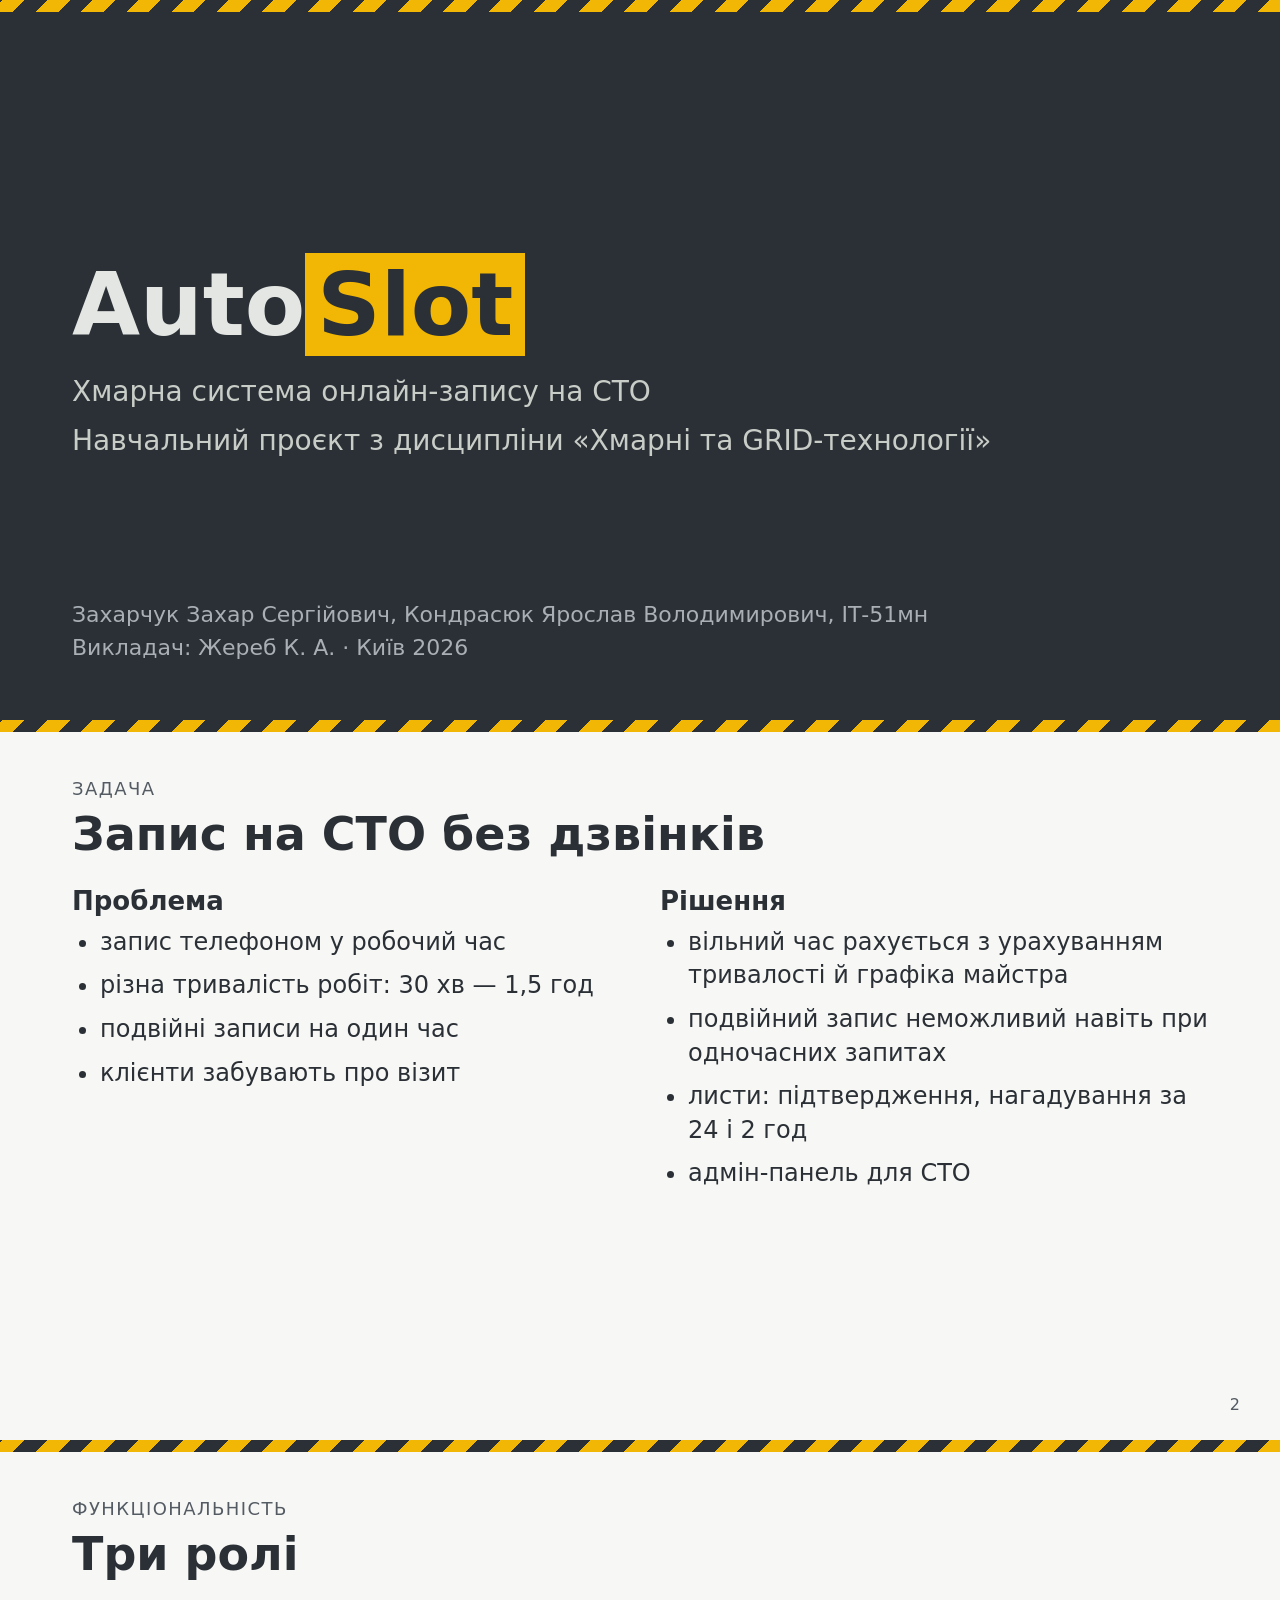
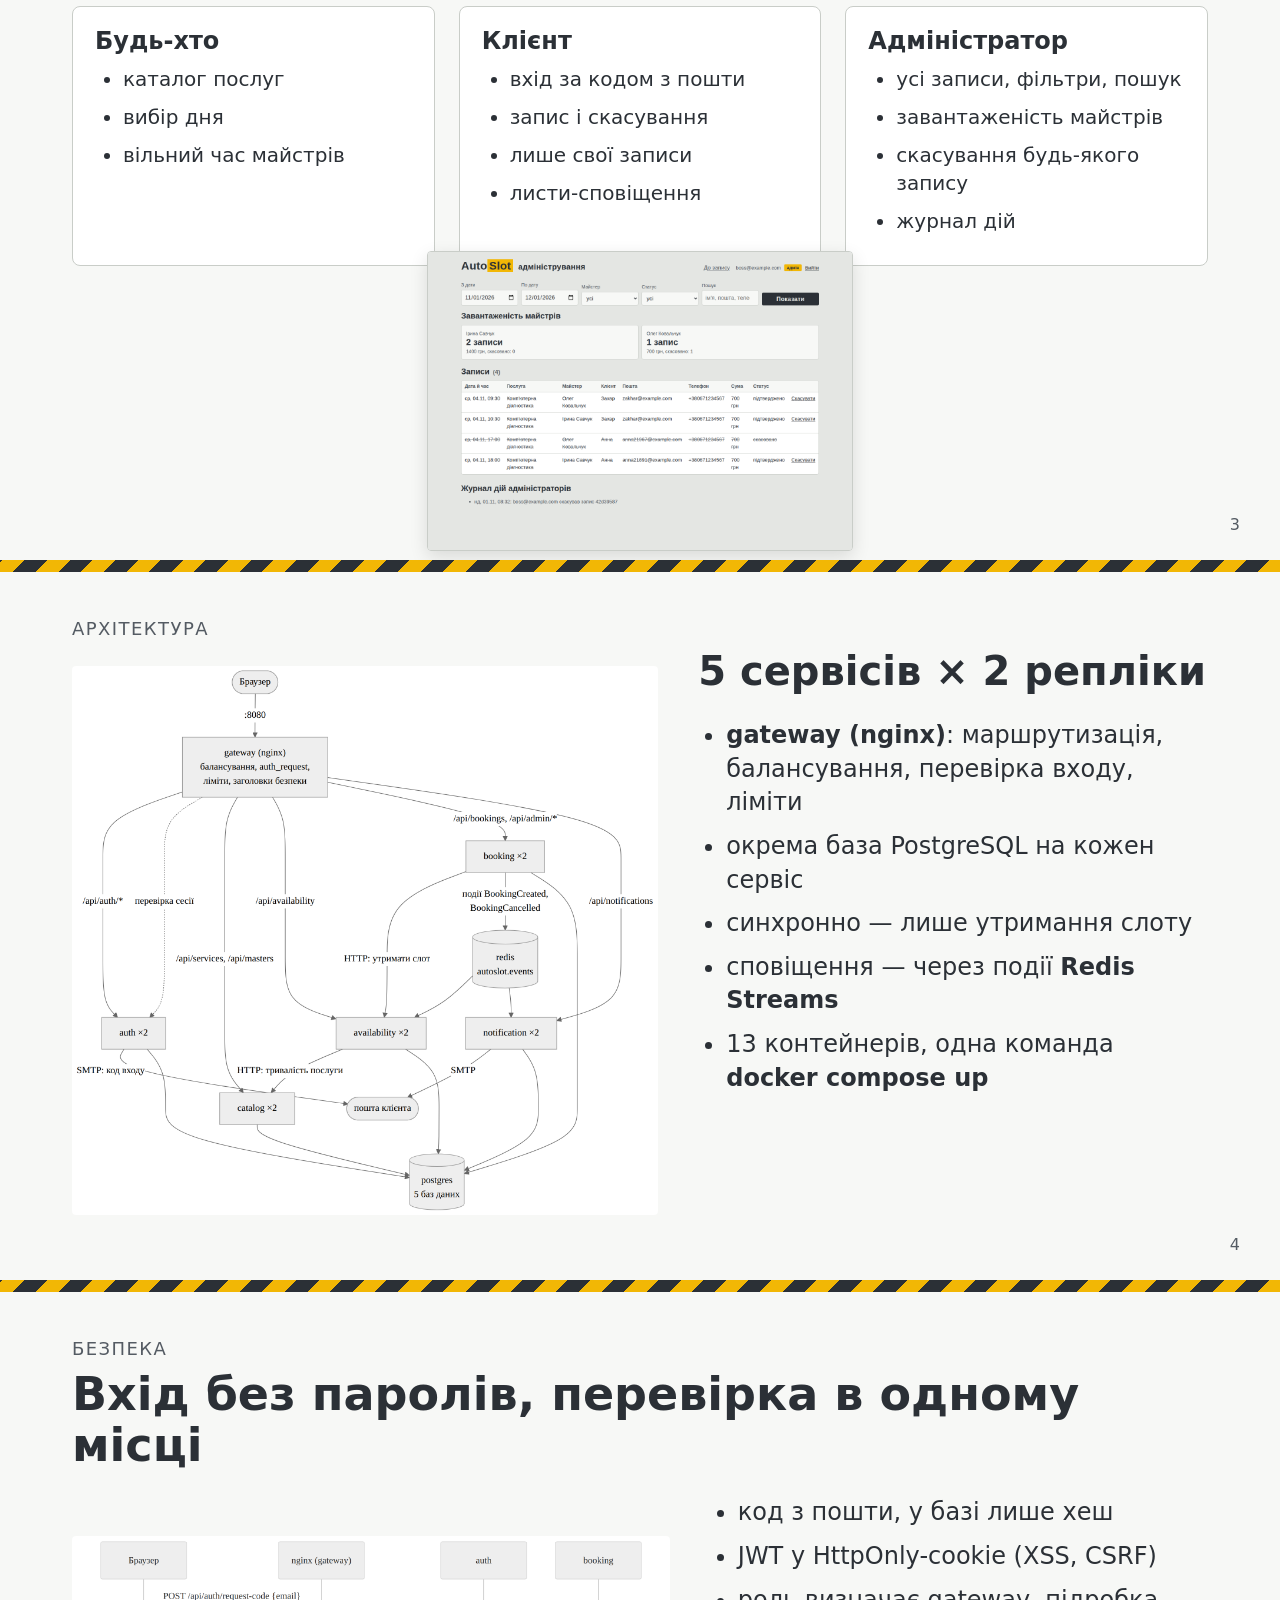
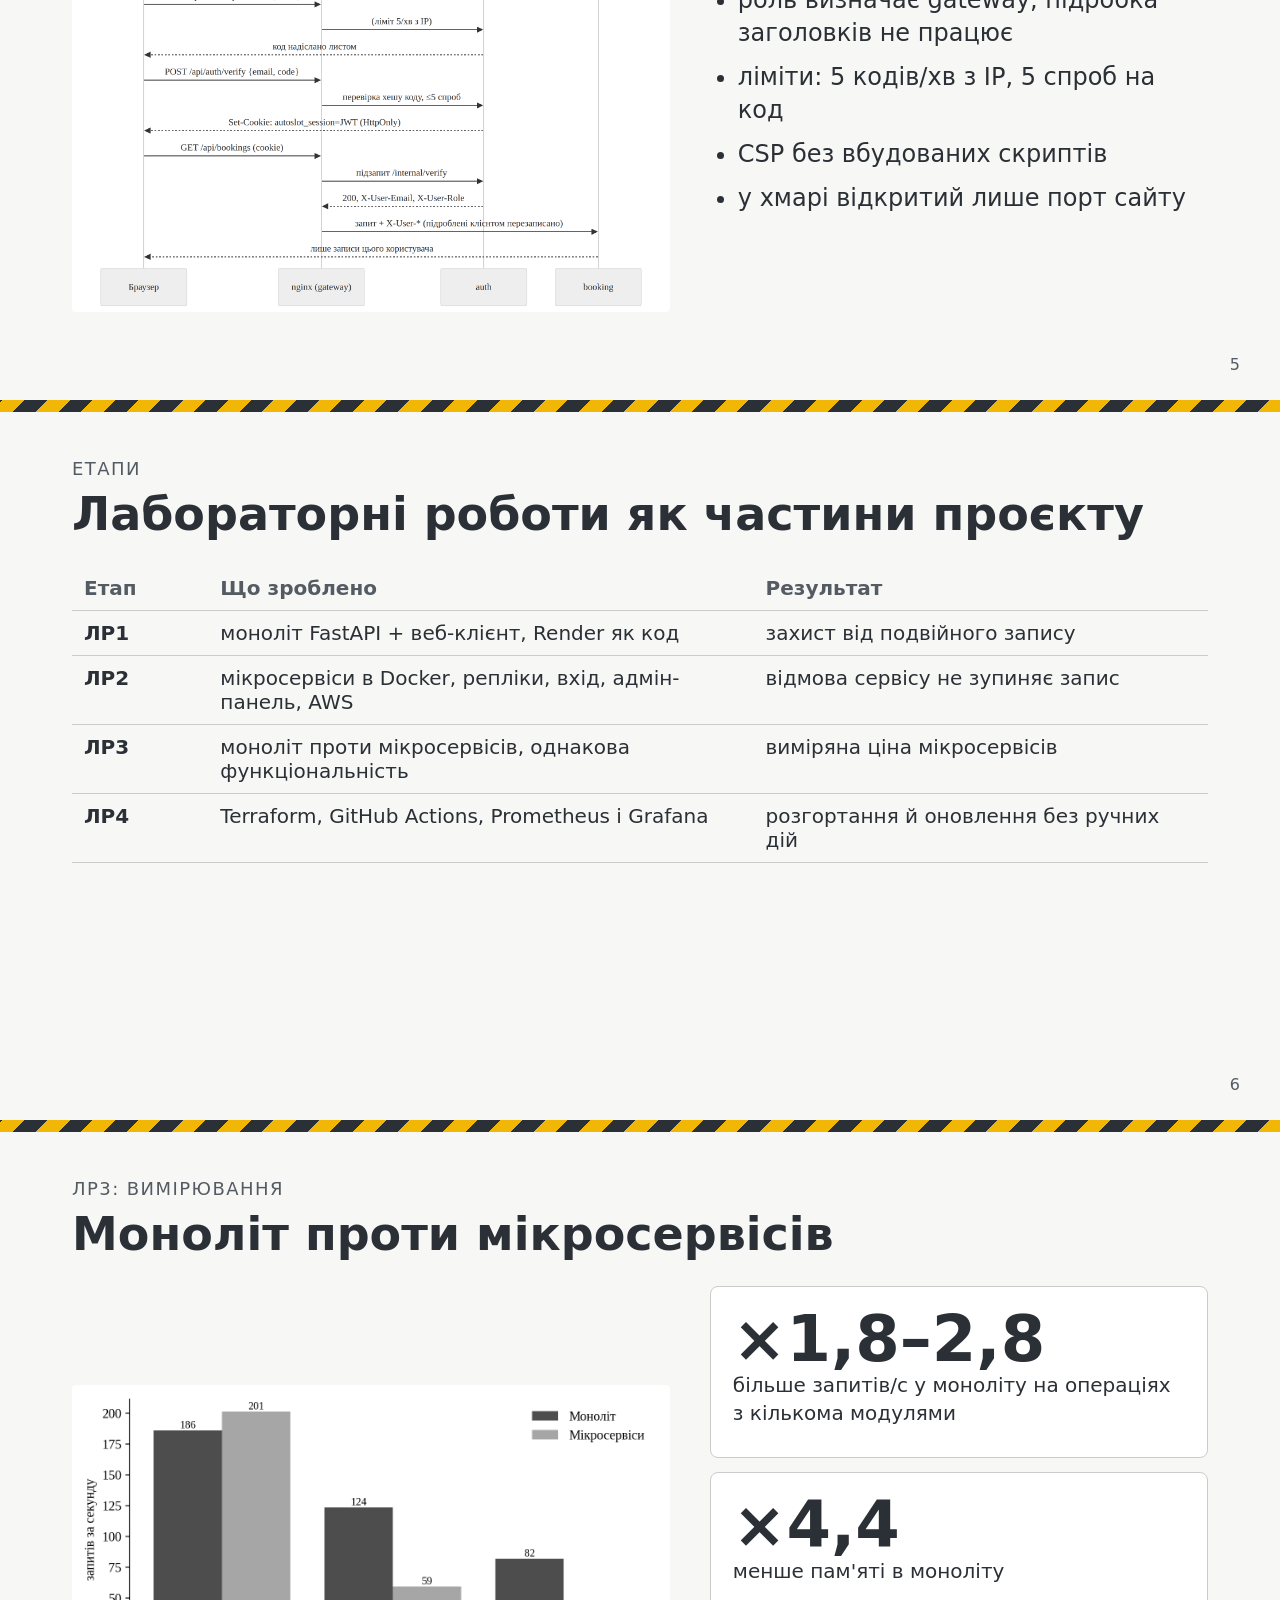
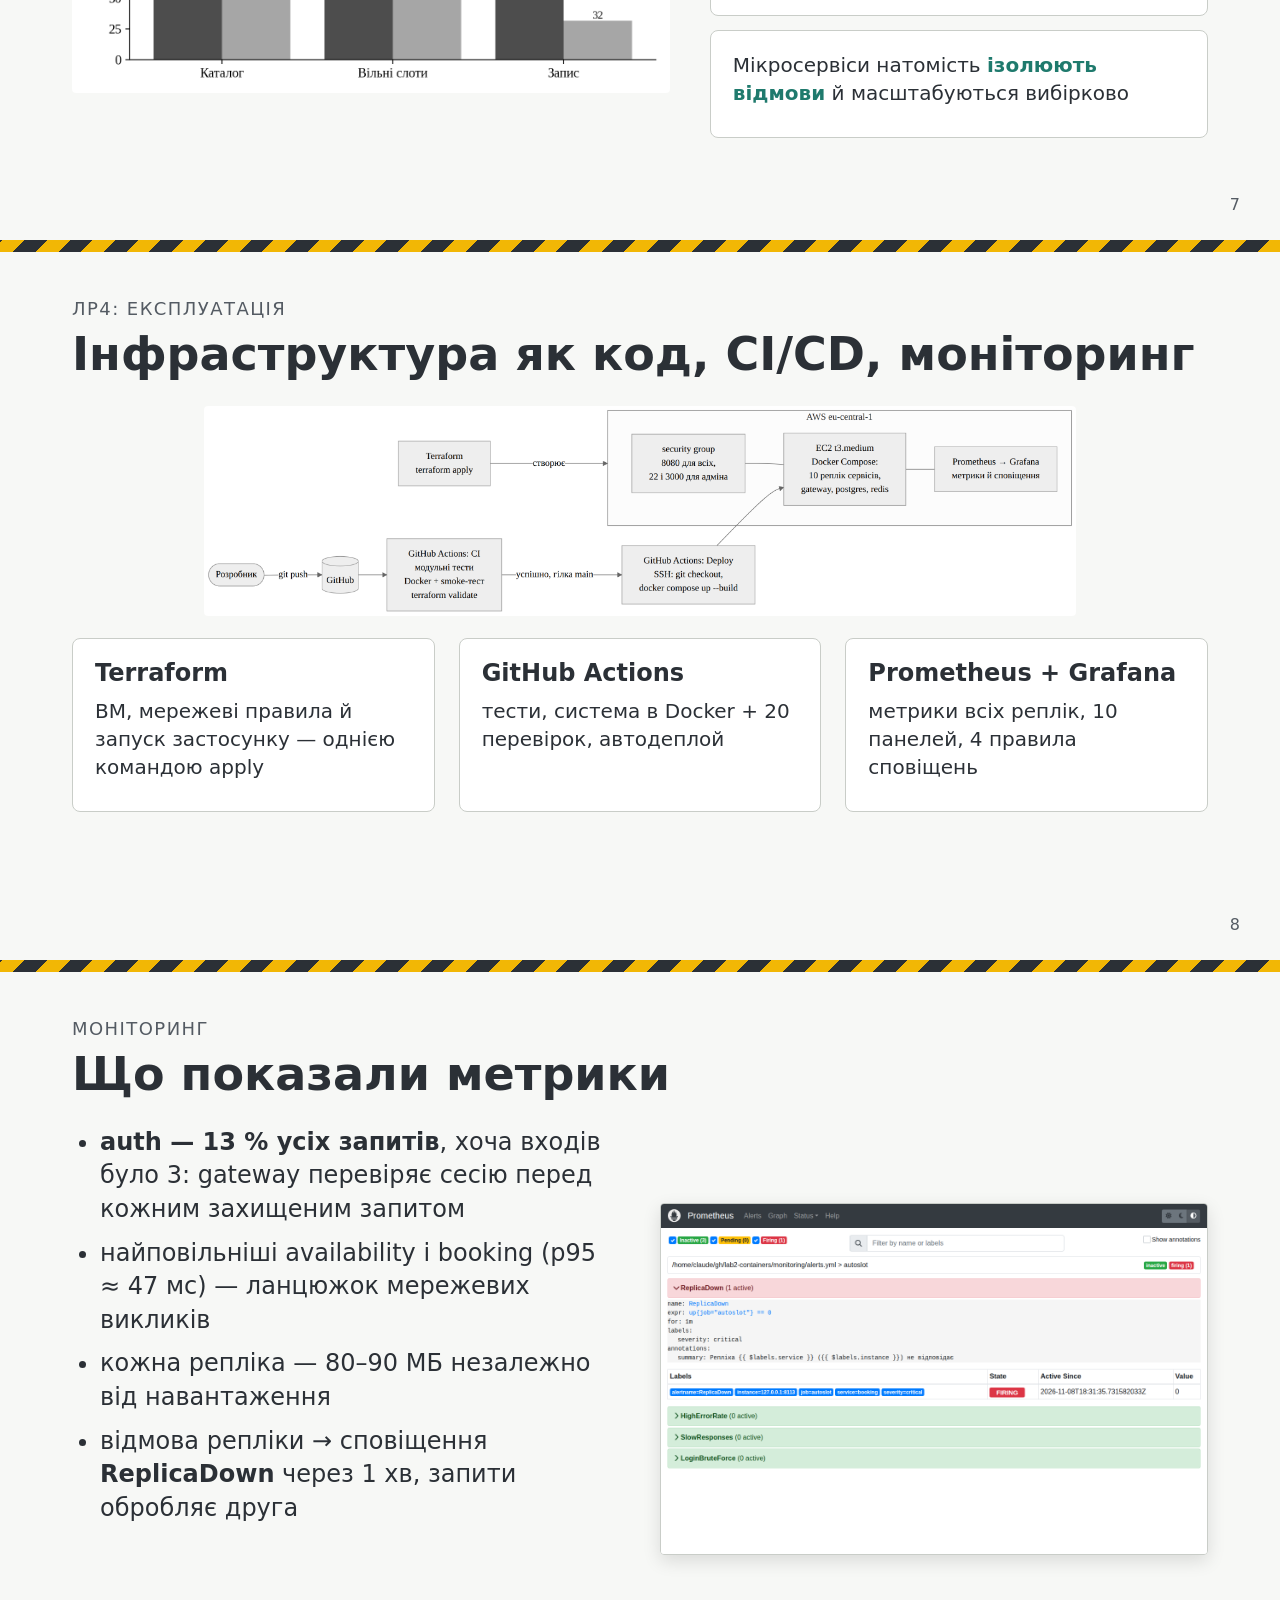
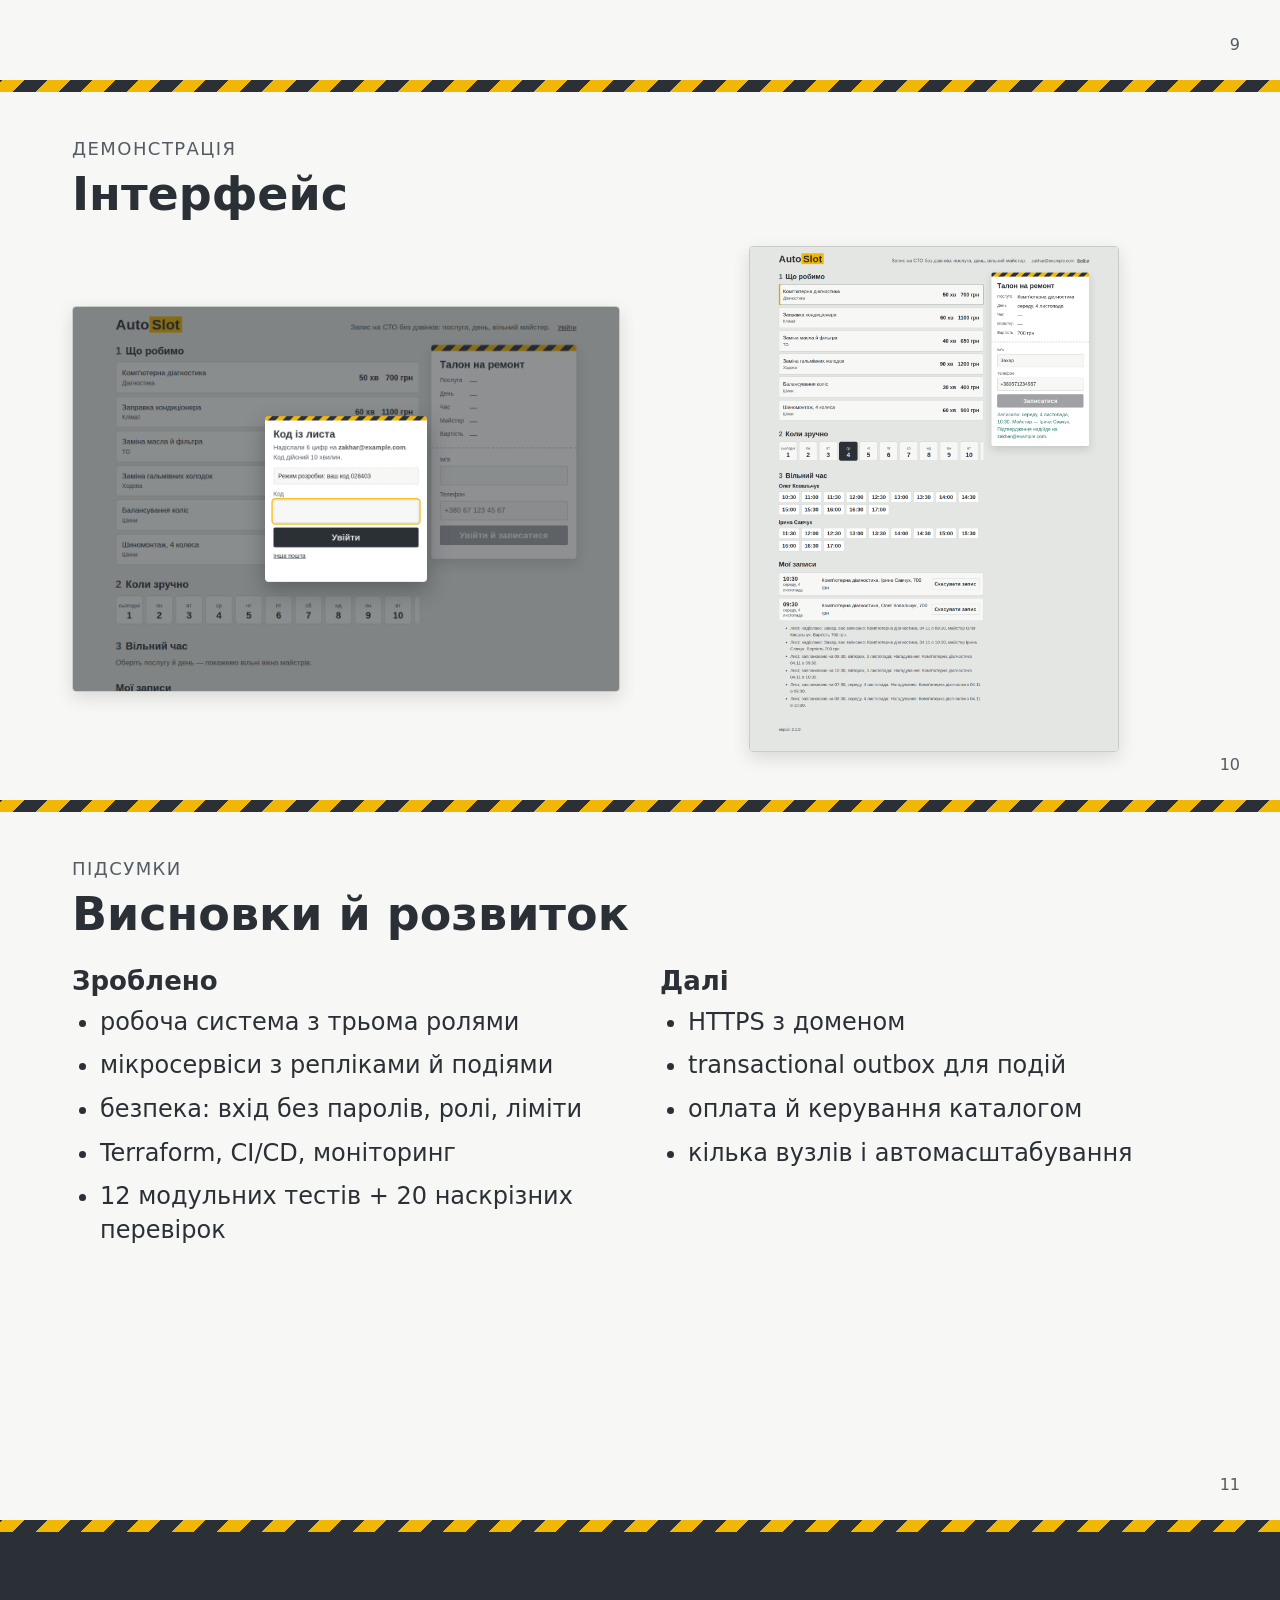
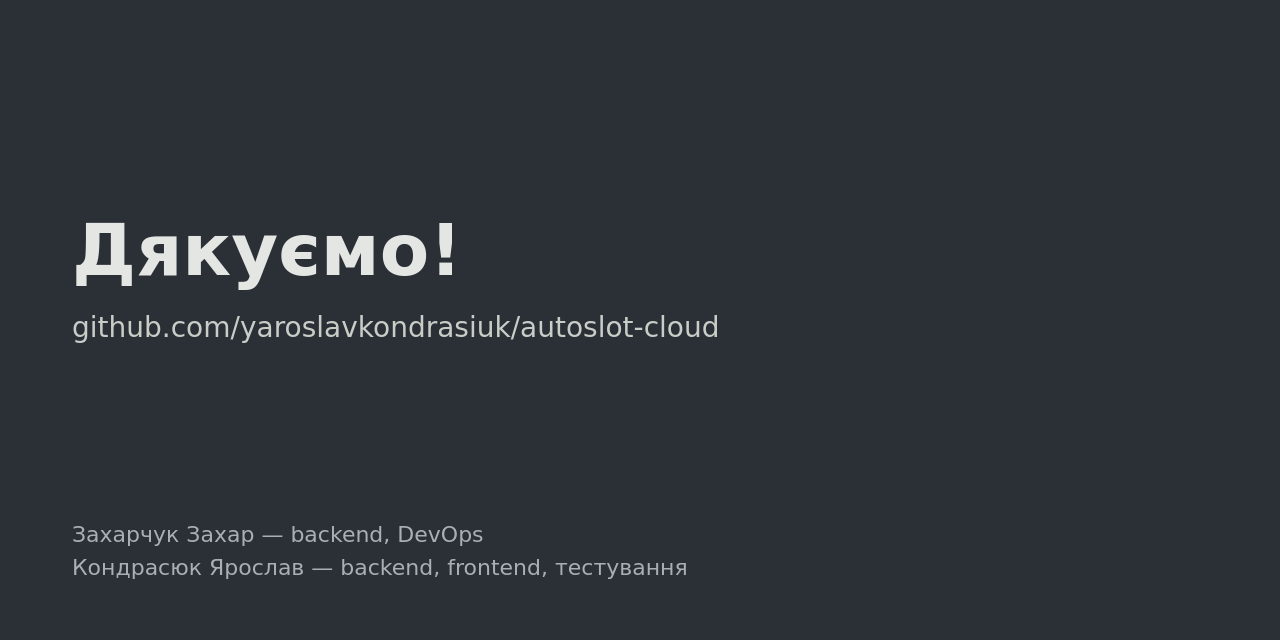
<file: project/presentation.html>
<!doctype html>
<html lang="uk">
<head>
<meta charset="utf-8">
<title>AutoSlot — навчальний проєкт</title>
<style>
  @page { size: 1280px 720px; margin: 0; }
  :root { --ink: #2B3036; --soft: #545B63; --floor: #E4E6E3; --paper: #F7F8F6; --amber: #F2B705; --line: #C9CDC8; --teal: #1F7A6D; }
  * { box-sizing: border-box; }
  body { margin: 0; font-family: "DejaVu Sans Condensed", "DejaVu Sans", "Liberation Sans", Arial, sans-serif; color: var(--ink); }
  .slide { width: 1280px; height: 720px; padding: 56px 72px 48px; background: var(--paper); position: relative; overflow: hidden; page-break-after: always; display: flex; flex-direction: column; }
  .slide::before { content: ""; position: absolute; left: 0; right: 0; top: 0; height: 12px; background: repeating-linear-gradient(-45deg, var(--amber) 0 16px, var(--ink) 16px 32px); }
  .num { position: absolute; right: 40px; bottom: 26px; font-size: 16px; color: var(--soft); }
  .tag { font-size: 18px; letter-spacing: .08em; text-transform: uppercase; color: var(--soft); margin: 0 0 8px; }
  h1 { font-size: 46px; line-height: 1.1; margin: 0 0 26px; }
  h2 { font-size: 26px; margin: 0 0 10px; }
  p, li { font-size: 24px; line-height: 1.4; margin: 0 0 10px; }
  ul { margin: 0; padding-left: 28px; }
  .cols { display: grid; grid-template-columns: 1fr 1fr; gap: 40px; flex: 1; min-height: 0; }
  .cols3 { display: grid; grid-template-columns: repeat(3, 1fr); gap: 24px; }
  .card { background: #fff; border: 1px solid var(--line); border-radius: 8px; padding: 20px 22px; }
  .card h2 { font-size: 24px; }
  .card li, .card p { font-size: 20px; }
  .fig { flex: 1; min-height: 0; display: flex; align-items: center; justify-content: center; }
  .fig img { max-width: 100%; max-height: 100%; object-fit: contain; border-radius: 4px; }
  .shot img { border: 1px solid var(--line); box-shadow: 0 6px 18px rgba(0,0,0,.12); }
  .big { font-size: 64px; font-weight: 700; line-height: 1; }
  .kpi { display: grid; grid-template-columns: repeat(4, 1fr); gap: 20px; margin-top: 12px; }
  .kpi .card p { font-size: 18px; color: var(--soft); margin: 8px 0 0; }
  table { border-collapse: collapse; width: 100%; font-size: 20px; }
  td, th { text-align: left; padding: 10px 12px; border-bottom: 1px solid var(--line); vertical-align: top; }
  th { color: var(--soft); font-weight: 600; }
  .title { background: var(--ink); color: var(--floor); justify-content: center; }
  .title h1 { font-size: 88px; margin-bottom: 18px; }
  .title h1 span { background: var(--amber); color: var(--ink); padding: 0 12px; }
  .title p { font-size: 28px; color: #C9CDC8; }
  .title .who { position: absolute; left: 72px; bottom: 56px; font-size: 22px; color: #A9AFB5; line-height: 1.5; }
  .accent { color: var(--teal); font-weight: 700; }
</style>
</head>
<body>

<section class="slide title">
  <h1>Auto<span>Slot</span></h1>
  <p>Хмарна система онлайн-запису на СТО</p>
  <p>Навчальний проєкт з дисципліни «Хмарні та GRID-технології»</p>
  <div class="who">Захарчук Захар Сергійович, Кондрасюк Ярослав Володимирович, ІТ-51мн<br>Викладач: Жереб К. А. · Київ 2026</div>
</section>

<section class="slide">
  <p class="tag">Задача</p>
  <h1>Запис на СТО без дзвінків</h1>
  <div class="cols">
    <div>
      <h2>Проблема</h2>
      <ul>
        <li>запис телефоном у робочий час</li>
        <li>різна тривалість робіт: 30 хв — 1,5 год</li>
        <li>подвійні записи на один час</li>
        <li>клієнти забувають про візит</li>
      </ul>
    </div>
    <div>
      <h2>Рішення</h2>
      <ul>
        <li>вільний час рахується з урахуванням тривалості й графіка майстра</li>
        <li>подвійний запис неможливий навіть при одночасних запитах</li>
        <li>листи: підтвердження, нагадування за 24 і 2 год</li>
        <li>адмін-панель для СТО</li>
      </ul>
    </div>
  </div>
  <div class="num">2</div>
</section>

<section class="slide">
  <p class="tag">Функціональність</p>
  <h1>Три ролі</h1>
  <div class="cols3">
    <div class="card"><h2>Будь-хто</h2><ul><li>каталог послуг</li><li>вибір дня</li><li>вільний час майстрів</li></ul></div>
    <div class="card"><h2>Клієнт</h2><ul><li>вхід за кодом з пошти</li><li>запис і скасування</li><li>лише свої записи</li><li>листи-сповіщення</li></ul></div>
    <div class="card"><h2>Адміністратор</h2><ul><li>усі записи, фільтри, пошук</li><li>завантаженість майстрів</li><li>скасування будь-якого запису</li><li>журнал дій</li></ul></div>
  </div>
  <div class="fig shot" style="margin-top:24px"><img src="assets/lab2-admin.png" style="max-height:300px"></div>
  <div class="num">3</div>
</section>

<section class="slide">
  <p class="tag">Архітектура</p>
  <div class="cols" style="grid-template-columns: 1.15fr 1fr">
    <div class="fig"><img src="assets/arch2.png"></div>
    <div>
      <h1 style="font-size:40px">5 сервісів × 2 репліки</h1>
      <ul>
        <li><b>gateway (nginx)</b>: маршрутизація, балансування, перевірка входу, ліміти</li>
        <li>окрема база PostgreSQL на кожен сервіс</li>
        <li>синхронно — лише утримання слоту</li>
        <li>сповіщення — через події <b>Redis Streams</b></li>
        <li>13 контейнерів, одна команда <b>docker compose up</b></li>
      </ul>
    </div>
  </div>
  <div class="num">4</div>
</section>

<section class="slide">
  <p class="tag">Безпека</p>
  <h1>Вхід без паролів, перевірка в одному місці</h1>
  <div class="cols" style="grid-template-columns: 1.2fr 1fr">
    <div class="fig"><img src="assets/authseq.png"></div>
    <div>
      <ul>
        <li>код з пошти, у базі лише хеш</li>
        <li>JWT у HttpOnly-cookie (XSS, CSRF)</li>
        <li>роль визначає gateway, підробка заголовків не працює</li>
        <li>ліміти: 5 кодів/хв з IP, 5 спроб на код</li>
        <li>CSP без вбудованих скриптів</li>
        <li>у хмарі відкритий лише порт сайту</li>
      </ul>
    </div>
  </div>
  <div class="num">5</div>
</section>

<section class="slide">
  <p class="tag">Етапи</p>
  <h1>Лабораторні роботи як частини проєкту</h1>
  <table>
    <tr><th style="width:12%">Етап</th><th style="width:48%">Що зроблено</th><th>Результат</th></tr>
    <tr><td><b>ЛР1</b></td><td>моноліт FastAPI + веб-клієнт, Render як код</td><td>захист від подвійного запису</td></tr>
    <tr><td><b>ЛР2</b></td><td>мікросервіси в Docker, репліки, вхід, адмін-панель, AWS</td><td>відмова сервісу не зупиняє запис</td></tr>
    <tr><td><b>ЛР3</b></td><td>моноліт проти мікросервісів, однакова функціональність</td><td>виміряна ціна мікросервісів</td></tr>
    <tr><td><b>ЛР4</b></td><td>Terraform, GitHub Actions, Prometheus і Grafana</td><td>розгортання й оновлення без ручних дій</td></tr>
  </table>
  <div class="num">6</div>
</section>

<section class="slide">
  <p class="tag">ЛР3: вимірювання</p>
  <h1>Моноліт проти мікросервісів</h1>
  <div class="cols" style="grid-template-columns: 1.2fr 1fr">
    <div class="fig"><img src="assets/throughput-c10.png"></div>
    <div>
      <div class="card" style="margin-bottom:14px"><div class="big">×1,8–2,8</div><p>більше запитів/с у моноліту на операціях з кількома модулями</p></div>
      <div class="card" style="margin-bottom:14px"><div class="big">×4,4</div><p>менше пам'яті в моноліту</p></div>
      <div class="card"><p style="font-size:20px">Мікросервіси натомість <span class="accent">ізолюють відмови</span> й масштабуються вибірково</p></div>
    </div>
  </div>
  <div class="num">7</div>
</section>

<section class="slide">
  <p class="tag">ЛР4: експлуатація</p>
  <h1>Інфраструктура як код, CI/CD, моніторинг</h1>
  <div class="fig" style="flex:0 0 auto; height:210px"><img src="assets/lab4.png"></div>
  <div class="cols3" style="margin-top:22px">
    <div class="card"><h2>Terraform</h2><p>ВМ, мережеві правила й запуск застосунку — однією командою apply</p></div>
    <div class="card"><h2>GitHub Actions</h2><p>тести, система в Docker + 20 перевірок, автодеплой</p></div>
    <div class="card"><h2>Prometheus + Grafana</h2><p>метрики всіх реплік, 10 панелей, 4 правила сповіщень</p></div>
  </div>
  <div class="num">8</div>
</section>

<section class="slide">
  <p class="tag">Моніторинг</p>
  <h1>Що показали метрики</h1>
  <div class="cols">
    <div>
      <ul>
        <li><b>auth — 13 % усіх запитів</b>, хоча входів було 3: gateway перевіряє сесію перед кожним захищеним запитом</li>
        <li>найповільніші availability і booking (p95 ≈ 47 мс) — ланцюжок мережевих викликів</li>
        <li>кожна репліка — 80–90 МБ незалежно від навантаження</li>
        <li>відмова репліки → сповіщення <b>ReplicaDown</b> через 1 хв, запити обробляє друга</li>
      </ul>
    </div>
    <div class="fig shot"><img src="assets/prom-alerts.png"></div>
  </div>
  <div class="num">9</div>
</section>

<section class="slide">
  <p class="tag">Демонстрація</p>
  <h1>Інтерфейс</h1>
  <div class="cols">
    <div class="fig shot"><img src="assets/lab2-login.png"></div>
    <div class="fig shot"><img src="assets/lab2-client-logged-in.png"></div>
  </div>
  <div class="num">10</div>
</section>

<section class="slide">
  <p class="tag">Підсумки</p>
  <h1>Висновки й розвиток</h1>
  <div class="cols">
    <div>
      <h2>Зроблено</h2>
      <ul>
        <li>робоча система з трьома ролями</li>
        <li>мікросервіси з репліками й подіями</li>
        <li>безпека: вхід без паролів, ролі, ліміти</li>
        <li>Terraform, CI/CD, моніторинг</li>
        <li>12 модульних тестів + 20 наскрізних перевірок</li>
      </ul>
    </div>
    <div>
      <h2>Далі</h2>
      <ul>
        <li>HTTPS з доменом</li>
        <li>transactional outbox для подій</li>
        <li>оплата й керування каталогом</li>
        <li>кілька вузлів і автомасштабування</li>
      </ul>
    </div>
  </div>
  <div class="num">11</div>
</section>

<section class="slide title">
  <h1 style="font-size:72px">Дякуємо!</h1>
  <p>github.com/yaroslavkondrasiuk/autoslot-cloud</p>
  <div class="who">Захарчук Захар — backend, DevOps<br>Кондрасюк Ярослав — backend, frontend, тестування</div>
</section>

</body>
</html>
</file>
